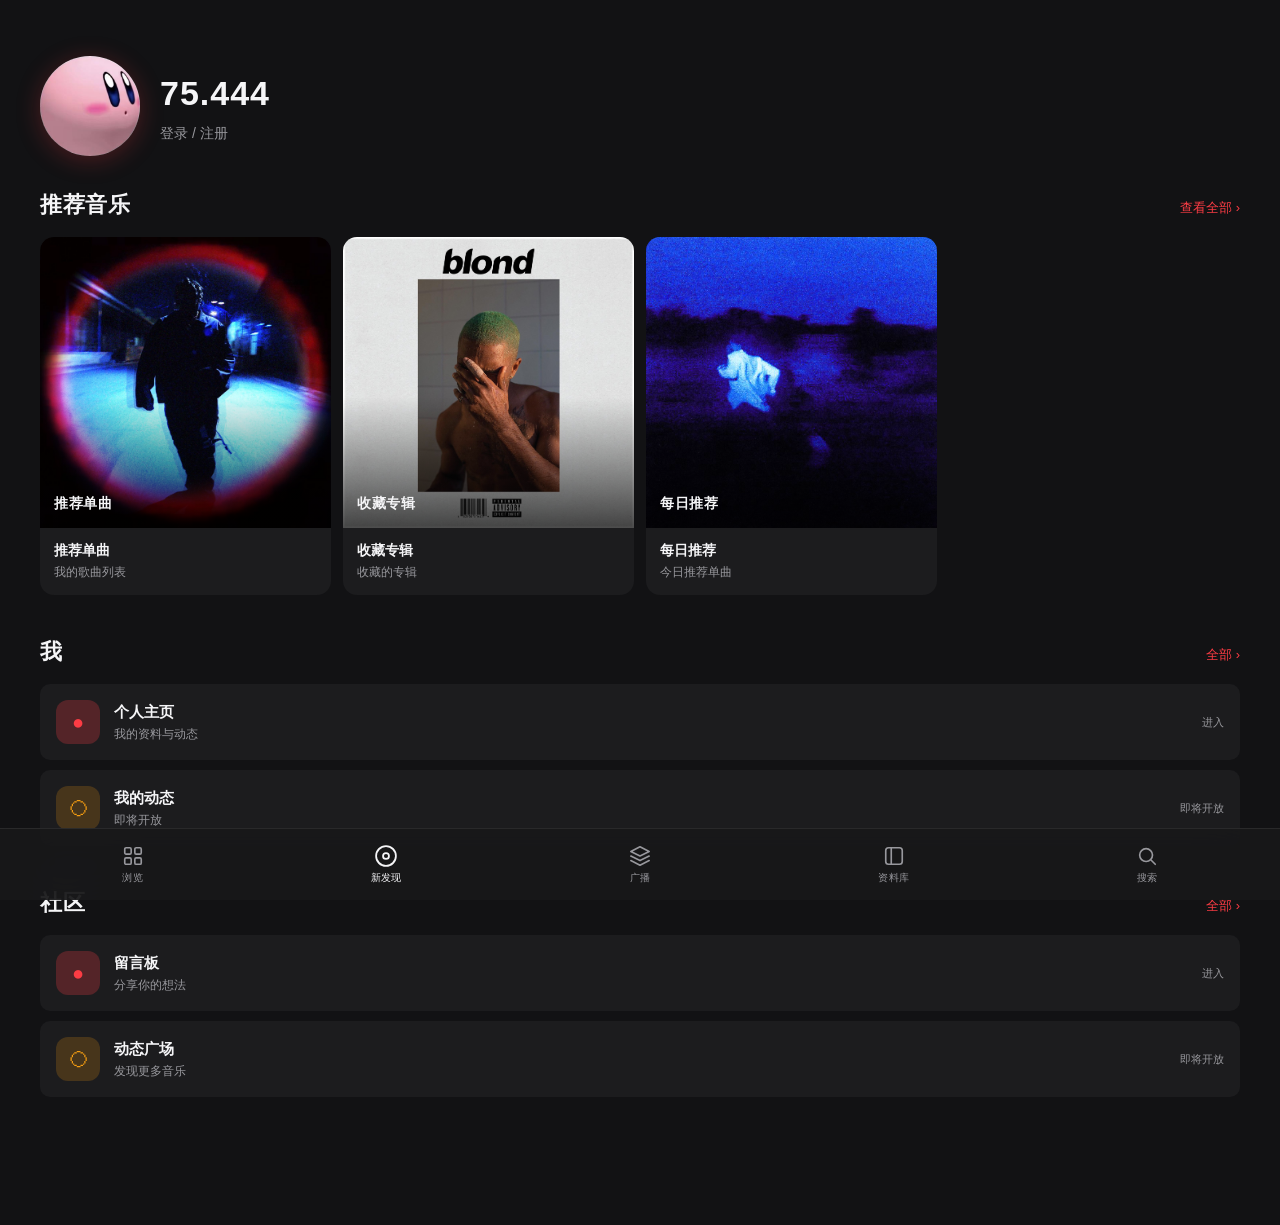
<file: index.html>
<!DOCTYPE html>
<html lang="zh-CN">
<head>
<meta charset="UTF-8">
<meta name="theme-color" content="#121214">
<link rel="manifest" href="manifest.json">
<meta name="viewport" content="width=device-width, initial-scale=1.0">
<title>我的主页 · 75.444</title>
<style>
:root {
  --bg: #121214;
  --bg-card: #1c1c1e;
  --bg-elevated: #242426;
  --text: #f5f5f7;
  --text-secondary: #98989d;
  --accent: #fc3c44;
  --accent-glow: rgba(252,60,68,0.25);
  --nav-height: 72px;
  --radius: 14px;
  --radius-sm: 10px;
}

* { margin:0; padding:0; box-sizing:border-box; }

body {
  background: var(--bg);
  color: var(--text);
  font-family: -apple-system, "PingFang SC", "Microsoft YaHei", sans-serif;
  line-height: 1.5;
  -webkit-font-smoothing: antialiased;
  padding-bottom: calc(var(--nav-height) + 24px);
  overflow-x: hidden;
}

/* Scrollbar */
::-webkit-scrollbar { width:6px; }
::-webkit-scrollbar-track { background:transparent; }
::-webkit-scrollbar-thumb { background:rgba(255,255,255,0.12); border-radius:3px; }
::-webkit-scrollbar-thumb:hover { background:rgba(255,255,255,0.2); }

/* Animations */
@keyframes fadeUp {
  from { opacity:0; transform:translateY(24px); }
  to   { opacity:1; transform:translateY(0); }
}

.anim-in {
  opacity: 0;
  transform: translateY(30px);
  transition: opacity 0.6s ease-out, transform 0.6s ease-out;
}
.anim-in.visible {
  opacity: 1;
  transform: translateY(0);
}

/* Hero / Profile */
.hero {
  padding: 48px 24px 20px;
  display: flex;
  align-items: center;
  gap: 20px;
  animation: fadeUp 0.7s ease-out;
}
.avatar {
  width: 80px; height: 80px;
  border-radius: 50%;
  object-fit: cover;
  flex-shrink: 0;
  box-shadow: 0 4px 24px var(--accent-glow);
}
.hero-text h1 {
  font-size: 28px; font-weight: 700;
  letter-spacing: 1px;
}
.hero-text p {
  font-size: 14px; color: var(--text-secondary);
  margin-top: 4px;
}

/* Section */
.section {
  padding: 8px 24px 28px;
}
.section-header {
  display: flex; align-items:baseline; justify-content:space-between;
  margin-bottom: 16px;
}
.section-header h2 {
  font-size: 22px; font-weight: 700;
  letter-spacing: 0.5px;
}
.section-header span {
  font-size: 13px; color: var(--accent);
  cursor: pointer;
  transition: opacity 0.2s;
}
.section-header span:hover { opacity:0.7; }

/* Music Grid */
.music-grid {
  display: grid;
  grid-template-columns: repeat(2, 1fr);
  gap: 12px;
}
.music-card {
  background: var(--bg-card);
  border-radius: var(--radius);
  overflow: hidden;
  cursor: pointer;
  transition: transform 0.2s, box-shadow 0.2s;
  animation: fadeUp 0.5s ease-out both;
  text-decoration: none;
  color: inherit;
  display: block;
}
.music-card:hover {
  transform: scale(1.03);
  box-shadow: 0 8px 32px rgba(0,0,0,0.5);
}
.music-card:nth-child(1) { animation-delay:0s; }
.music-card:nth-child(2) { animation-delay:0.08s; }
.music-card:nth-child(3) { animation-delay:0.16s; }
.music-card:nth-child(4) { animation-delay:0.24s; }

.music-cover {
  width: 100%;
  aspect-ratio: 1;
  display: flex;
  align-items: flex-end;
  padding: 14px;
  position: relative;
  overflow: hidden;
}
.music-cover::after {
  content: '';
  position: absolute; inset:0;
  background: linear-gradient(transparent 55%, rgba(0,0,0,0.7));
}
.music-cover span {
  position: relative; z-index:1;
  font-size: 14px; font-weight: 600;
  letter-spacing: 0.5px;
}
.music-info {
  padding: 12px 14px 14px;
}
.music-info .title {
  font-size: 14px; font-weight: 600;
  white-space: nowrap; overflow:hidden; text-overflow:ellipsis;
}
.music-info .sub {
  font-size: 12px; color: var(--text-secondary);
  margin-top: 2px;
}

.g1 { background: linear-gradient(135deg, #e74c3c, #c0392b); }
.g2 { background: linear-gradient(135deg, #8e44ad, #6c3483); }
.g3 { background: linear-gradient(135deg, #2980b9, #1a5276); }
.g4 { background: linear-gradient(135deg, #27ae60, #1e8449); }
.g5 { background: linear-gradient(135deg, #f39c12, #d35400); }
.g6 { background: linear-gradient(135deg, #1abc9c, #16a085); }
.g7 { background: linear-gradient(135deg, #e91e63, #ad1457); }
.g8 { background: linear-gradient(135deg, #3f51b5, #283593); }

/* Task Cards */
.task-list {
  display: flex; flex-direction: column; gap: 10px;
}
.task-card {
  background: var(--bg-card);
  border-radius: var(--radius-sm);
  padding: 16px;
  display: flex; align-items:center; gap: 14px;
  transition: transform 0.2s, background 0.2s;
  cursor: pointer;
}
.task-card:hover {
  background: var(--bg-elevated);
  transform: translateX(4px);
}
.task-card:nth-child(1) { animation: fadeUp 0.5s ease-out 0s both; }
.task-card:nth-child(2) { animation: fadeUp 0.5s ease-out 0.1s both; }
.task-card:nth-child(3) { animation: fadeUp 0.5s ease-out 0.2s both; }

.task-icon {
  width: 44px; height: 44px;
  border-radius: 12px;
  display: flex; align-items:center; justify-content:center;
  font-size: 20px;
  flex-shrink: 0;
}
.task-icon.done { background: rgba(39,174,96,0.2); color:#2ecc71; }
.task-icon.soon { background: rgba(243,156,18,0.2); color:#f39c12; }
.task-icon.active { background: var(--accent-glow); color:var(--accent); }

.task-body { flex:1; min-width:0; }
.task-body .task-title { font-size:15px; font-weight:600; }
.task-body .task-desc { font-size:12px; color:var(--text-secondary); margin-top:2px; }
.task-meta { font-size:11px; color:var(--text-secondary); white-space:nowrap; }

/* Plan Cards */
.plan-grid {
  display: grid;
  grid-template-columns: repeat(2, 1fr);
  gap: 12px;
}
.plan-card {
  background: var(--bg-card);
  border-radius: var(--radius);
  padding: 18px 16px;
  transition: transform 0.2s, box-shadow 0.2s;
  cursor: pointer;
  position: relative;
  overflow: hidden;
}
.plan-card:hover {
  transform: translateY(-3px);
  box-shadow: 0 8px 28px rgba(0,0,0,0.4);
}
.plan-card:nth-child(1) { animation: fadeUp 0.5s ease-out 0s both; }
.plan-card:nth-child(2) { animation: fadeUp 0.5s ease-out 0.1s both; }
.plan-card:nth-child(3) { animation: fadeUp 0.5s ease-out 0.2s both; }
.plan-card:nth-child(4) { animation: fadeUp 0.5s ease-out 0.3s both; }

.plan-card .plan-date {
  font-size: 11px; color: var(--accent); font-weight:600;
  text-transform: uppercase; letter-spacing:1px;
}
.plan-card .plan-title {
  font-size: 16px; font-weight: 700; margin-top:6px;
}
.plan-card .plan-desc {
  font-size: 12px; color: var(--text-secondary); margin-top:4px;
  display: -webkit-box; -webkit-line-clamp:2; -webkit-box-orient:vertical;
  overflow: hidden;
}
.plan-card .plan-bar {
  position: absolute; bottom:0; left:0; height:3px;
  border-radius: 0 3px 0 0;
}
.plan-bar.p30 { width:30%; background:var(--accent); }
.plan-bar.p60 { width:60%; background:#f39c12; }
.plan-bar.p80 { width:80%; background:#2ecc71; }
.plan-bar.p10 { width:10%; background:var(--accent); }

/* Bottom Nav */
.bottom-nav {
  position: fixed; bottom:0; left:0; right:0;
  height: var(--nav-height);
  background: rgba(24,24,26,0.88);
  backdrop-filter: blur(30px);
  -webkit-backdrop-filter: blur(30px);
  border-top: 0.5px solid rgba(255,255,255,0.08);
  display: flex;
  align-items: center;
  justify-content: space-around;
  padding: 0 8px;
  z-index: 100;
}
.nav-item {
  display: flex; flex-direction:column; align-items:center; gap:4px;
  padding: 6px 14px;
  cursor: pointer;
  transition: color 0.2s;
  color: var(--text-secondary);
  font-size: 10px;
  letter-spacing: 0.3px;
  background: none; border: none;
  font-family: inherit;
}
.nav-item svg {
  width: 22px; height: 22px;
  transition: transform 0.2s;
}
.nav-item.active { color: var(--text); }
.nav-item.active svg { transform: scale(1.08); }
.nav-item:active svg { transform: scale(0.92); }

/* Responsive */
@media (min-width: 600px) {
  .hero { padding:56px 40px 24px; }
  .section { padding:8px 40px 32px; }
  .music-grid { grid-template-columns: repeat(4,1fr); }
  .plan-grid { grid-template-columns: repeat(4,1fr); }
  .avatar { width:100px; height:100px; }
  .hero-text h1 { font-size:34px; }
}

.install-btn {
  position: fixed; bottom: 90px; right: 20px; z-index: 999;
  padding: 12px 20px; border-radius: 24px;
  background: var(--accent); color: #fff;
  font-size: 14px; font-weight: 600; font-family: inherit;
  border: none; cursor: pointer;
  box-shadow: 0 4px 16px rgba(252,60,68,0.4);
  display: none; align-items: center; gap: 6px;
  animation: fadeUp 0.4s ease;
}
.install-btn.show { display: flex; }


.avatar { cursor: pointer; }
.hero-text h1 { cursor: pointer; }
.hero-text h1:hover { opacity: 0.7; }

</style>
<meta name="application-name" content="75.444">
<meta name="apple-mobile-web-app-title" content="75.444">
</head>
<body>

<!-- Hero / 我 -->
<section class="hero" id="me">
  <img class="avatar" src="avatar.jpg" alt="avatar">
  <div class="hero-text">
    <h1 id="heroName" contenteditable="false" >75.444</h1>
    <p id="loginStatus" onclick="location.href='login.html'" style="cursor:pointer;font-size:14px;color:var(--text-secondary);margin-top:4px;">未登录</p>
  </div>
</section>

<!-- 推荐音乐 -->
<section class="section anim-in" id="music">
  <div class="section-header">
    <h2>推荐音乐</h2>
    <span>查看全部 &rsaquo;</span>
  </div>
  <div class="music-grid">
    <a class="music-card" href="music-singles.html">
      <div class="music-cover" style="background: url(singles-cover.jpg) center/cover;"><span>推荐单曲</span></div>
      <div class="music-info">
        <div class="title">推荐单曲</div>
        <div class="sub">我的歌曲列表</div>
      </div>
    </a>
    <a class="music-card" href="music-playlists.html">
      <div class="music-cover" style="background: url(playlists-cover.jpg) center/cover;"><span>收藏专辑</span></div>
      <div class="music-info">
        <div class="title">收藏专辑</div>
        <div class="sub">收藏的专辑</div>
      </div>
    </a>
    <a class="music-card" href="music-daily.html">
      <div class="music-cover" style="background: url(daily-cover.jpg) center/cover;"><span>每日推荐</span></div>
      <div class="music-info">
        <div class="title">每日推荐</div>
        <div class="sub">今日推荐单曲</div>
      </div>
    </a>
    

</div>
</section>

<!-- 我 -->
<section class="section anim-in" id="me-section">
  <div class="section-header">
    <h2>我</h2>
    <span>全部 &rsaquo;</span>
  </div>
  <div class="task-list">
    <div class="task-card" onclick="gotoPage('music-home.html')">
      <div class="task-icon active">&#9679;</div>
      <div class="task-body">
        <div class="task-title">个人主页</div>
        <div class="task-desc">我的资料与动态</div>
      </div>
      <div class="task-meta">进入</div>
    </div>
    <div class="task-card" onclick="gotoPage('login.html')">
      <div class="task-icon soon">&#9711;</div>
      <div class="task-body">
        <div class="task-title">我的动态</div>
        <div class="task-desc">即将开放</div>
      </div>
      <div class="task-meta">即将开放</div>
    </div>
  </div>
</section>

<!-- 社区 -->
  </div>

</section>






<!-- 社区 -->
<section class="section anim-in" id="community">
  <div class="section-header">
    <h2>社区</h2>
    <span>全部 &rsaquo;</span>
  </div>
  <div class="task-list">
    <div class="task-card" onclick="gotoPage('login.html')">
      <div class="task-icon active">&#9679;</div>
      <div class="task-body">
        <div class="task-title">留言板</div>
        <div class="task-desc">分享你的想法</div>
      </div>
      <div class="task-meta">进入</div>
    </div>
    <div class="task-card" onclick="gotoPage('login.html')">
      <div class="task-icon soon">&#9711;</div>
      <div class="task-body">
        <div class="task-title">动态广场</div>
        <div class="task-desc">发现更多音乐</div>
      </div>
      <div class="task-meta">即将开放</div>
    </div>
  </div>
</section>

<!-- Bottom Navigation -->
<nav class="bottom-nav">
  <button class="nav-item active" onclick="scrollToSection('me')">
    <svg viewBox="0 0 24 24" fill="none" stroke="currentColor" stroke-width="1.8" stroke-linecap="round" stroke-linejoin="round"><rect x="3" y="3" width="7" height="7" rx="1.5"/><rect x="14" y="3" width="7" height="7" rx="1.5"/><rect x="3" y="14" width="7" height="7" rx="1.5"/><rect x="14" y="14" width="7" height="7" rx="1.5"/></svg>
    <span>浏览</span>
  </button>
  <button class="nav-item" onclick="scrollToSection('music')">
    <svg viewBox="0 0 24 24" fill="none" stroke="currentColor" stroke-width="1.8" stroke-linecap="round" stroke-linejoin="round"><circle cx="12" cy="12" r="10"/><circle cx="12" cy="12" r="3"/></svg>
    <span>新发现</span>
  </button>
  <button class="nav-item" onclick="scrollToSection('tasks')">
    <svg viewBox="0 0 24 24" fill="none" stroke="currentColor" stroke-width="1.8" stroke-linecap="round" stroke-linejoin="round"><path d="M12 2L2 7l10 5 10-5-10-5z"/><path d="M2 17l10 5 10-5"/><path d="M2 12l10 5 10-5"/></svg>
    <span>广播</span>
  </button>
  <button class="nav-item" onclick="scrollToSection('plans')">
    <svg viewBox="0 0 24 24" fill="none" stroke="currentColor" stroke-width="1.8" stroke-linecap="round" stroke-linejoin="round"><rect x="3" y="3" width="18" height="18" rx="3"/><line x1="9" y1="3" x2="9" y2="21"/></svg>
    <span>资料库</span>
  </button>
  <button class="nav-item" onclick="scrollToSection('music')">
    <svg viewBox="0 0 24 24" fill="none" stroke="currentColor" stroke-width="1.8" stroke-linecap="round" stroke-linejoin="round"><circle cx="11" cy="11" r="7"/><line x1="21" y1="21" x2="16.65" y2="16.65"/></svg>
    <span>搜索</span>
  </button>
</nav>

<script>
// Scroll animations
const observer = new IntersectionObserver((entries) => {
  entries.forEach(e => { if (e.isIntersecting) e.target.classList.add('visible'); });
}, { threshold: 0.15 });
document.querySelectorAll('.anim-in').forEach(el => observer.observe(el));

// Smooth scroll
function scrollToSection(id) {
  document.getElementById(id).scrollIntoView({ behavior:'smooth' });
  document.querySelectorAll('.nav-item').forEach(b => b.classList.remove('active'));
  if (event && event.target) {
    var btn = event.target.closest('.nav-item');
    if (btn) btn.classList.add('active');
  }
}

// Nav highlight on scroll
var sections = ['me','music','tasks','plans'];
var navItems = document.querySelectorAll('.nav-item');
var navMap = { me:0, music:1, tasks:2, plans:3 };

window.addEventListener('scroll', function() {
  var current = 'me';
  sections.forEach(function(id) {
    var el = document.getElementById(id);
    if (el && el.getBoundingClientRect().top < window.innerHeight/2) current = id;
  });
  navItems.forEach(function(item, i) {
    if (i === navMap[current]) item.classList.add('active');
    else item.classList.remove('active');
  });
});
// 网易云音乐外链跳转：手机端尝试启动APP，失败则用网页版
function openMusic(el) {
  var ua = navigator.userAgent.toLowerCase();
  var isMobile = /android|iphone|ipad|ipod/.test(ua);
  if (isMobile) {
    var songId = el.getAttribute('data-song-id');
    // 尝试用 orpheus:// 协议打开网易云APP
    var iframe = document.createElement('iframe');
    iframe.style.display = 'none';
    iframe.src = 'orpheus://song/' + songId;
    document.body.appendChild(iframe);
    // 800ms后如果APP未打开，跳转网页版
    setTimeout(function() {
      document.body.removeChild(iframe);
      window.location.href = el.href;
    }, 800);
    return false;
  }
  // 桌面端直接打开网页版
  window.open(el.href, '_blank');
  return false;
}
</script>

<script>
if ('serviceWorker' in navigator) {
  navigator.serviceWorker.register('/jhx/sw.js');
}
</script>

<button class="install-btn" id="installBtn" onclick="installApp()">
  <svg width="16" height="16" viewBox="0 0 24 24" fill="none" stroke="currentColor" stroke-width="2.5"><path d="M12 3v12m0 0l-4-4m4 4l4-4"/><path d="M5 17v3h14v-3"/></svg>
  安装App
</button>


<script>
var deferredPrompt;
var installBtn = document.getElementById('installBtn');

// Always show button after 2 seconds
setTimeout(function() { installBtn.classList.add('show'); }, 2000);

window.addEventListener('beforeinstallprompt', function(e) {
  e.preventDefault();
  deferredPrompt = e;
  installBtn.classList.add('show');
});

window.addEventListener('appinstalled', function() {
  installBtn.classList.remove('show');
  deferredPrompt = null;
});

function installApp() {
  if (deferredPrompt) {
    deferredPrompt.prompt();
    deferredPrompt.userChoice.then(function(r) {
      if (r.outcome === 'accepted') installBtn.classList.remove('show');
      deferredPrompt = null;
    });
  } else {
    alert('请用Chrome或Edge浏览器打开，然后：\n\n安卓：点浏览器菜单 → 安装应用\niPhone：点分享 → 添加到主屏幕\n电脑：地址栏右侧点安装图标');
  }
}
</script>







<script>function gotoPage(url){location.href=url;}</script>

<script src="vendor/supabase-2.57.4.js"></script><script src="cloud-config.js"></script><script src="cloud.js"></script><script src="cloud-profile.js"></script>
</body>
</html>
</file>
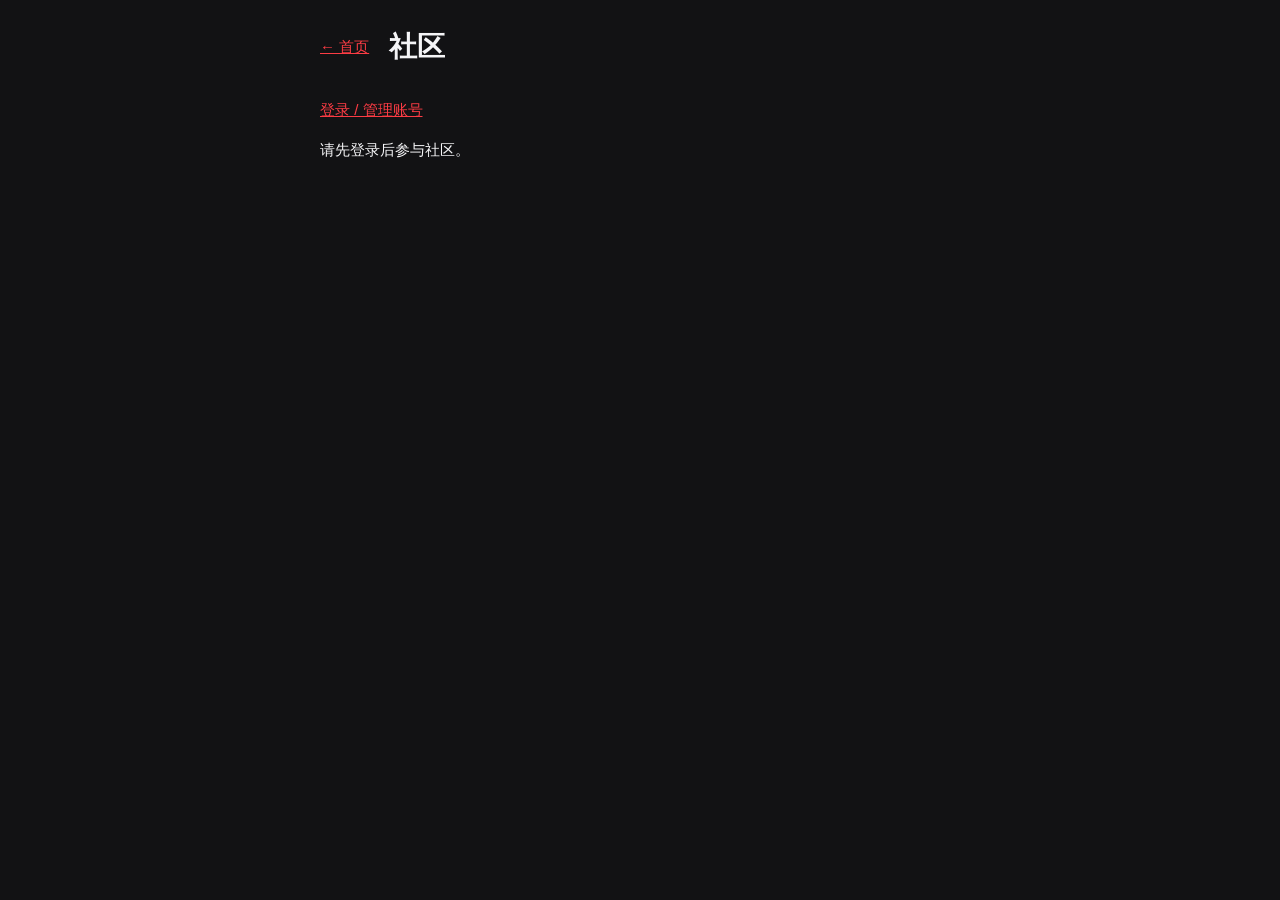
<file: community.html>
<!doctype html>
<html lang="zh-CN"><head><meta charset="utf-8"><meta name="viewport" content="width=device-width,initial-scale=1"><meta name="theme-color" content="#121214"><title>社区 · 75.444</title><link rel="manifest" href="manifest.json"><link rel="stylesheet" href="cloud.css"><meta name="application-name" content="75.444">
<meta name="apple-mobile-web-app-title" content="75.444">
</head><body><main><header><a href="index.html">← 首页</a><h1 id="pageTitle">社区</h1></header>
<a href="login.html">登录 / 管理账号</a><p id="status" role="status" aria-live="polite">正在连接社区…</p>
<section id="loggedIn" hidden>
 <nav aria-label="社区分类"><button data-kind="square" aria-pressed="true">动态广场</button><button data-kind="msgboard" aria-pressed="false">留言板</button></nav>
 <form id="publish" class="post-box"><label>分享内容<textarea id="body" maxlength="2000" placeholder="分享音乐与生活…"></textarea></label><label>图片（最多 2MB）<input id="image" type="file" accept="image/jpeg,image/png,image/webp"></label><button id="send" class="primary" type="submit">发布</button></form>
 <button id="refresh">刷新内容</button><div id="feed"></div><button id="more" hidden>加载更多</button>
</section>
</main><script src="vendor/supabase-2.57.4.js"></script><script src="cloud-config.js"></script><script src="cloud.js"></script><script src="community-cloud.js"></script></body></html>
</file>
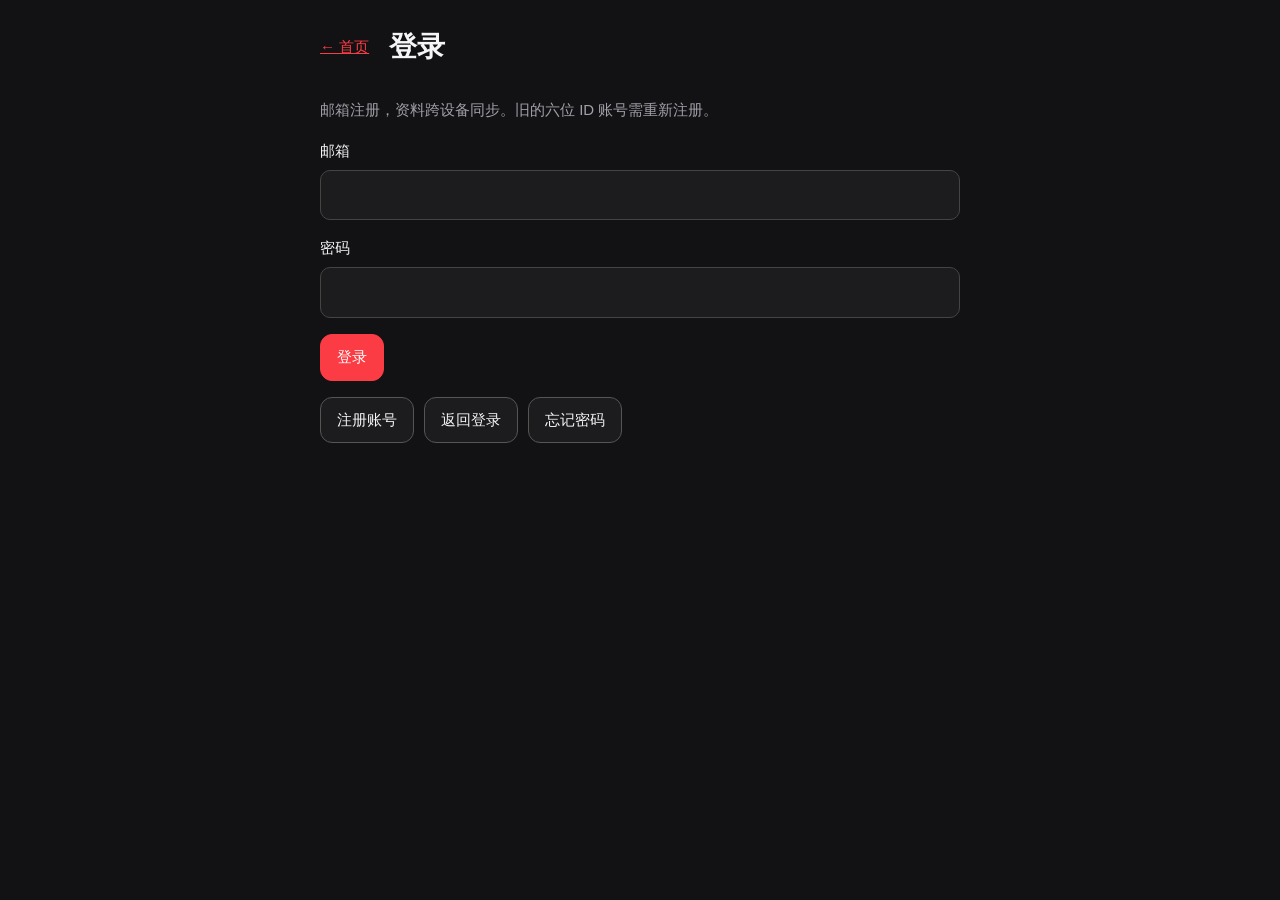
<file: login.html>
<!doctype html>
<html lang="zh-CN"><head><meta charset="utf-8"><meta name="viewport" content="width=device-width,initial-scale=1"><meta name="theme-color" content="#121214"><title>登录 · 75.444</title><link rel="manifest" href="manifest.json"><link rel="stylesheet" href="cloud.css"><meta name="application-name" content="75.444">
<meta name="apple-mobile-web-app-title" content="75.444">
</head><body><main><header><a href="index.html">← 首页</a><h1 id="pageTitle">登录</h1></header>
<p class="hint">邮箱注册，资料跨设备同步。旧的六位 ID 账号需重新注册。</p>
<form id="authForm">
 <label id="nicknameGroup" hidden>昵称<input id="nickname" maxlength="30" autocomplete="nickname"></label>
 <label id="emailGroup">邮箱<input id="email" type="email" autocomplete="email" required></label>
 <label id="passwordGroup">密码<input id="password" type="password" minlength="8" maxlength="128" autocomplete="current-password" required></label>
 <button class="primary" id="submitBtn" type="submit">登录</button>
 <nav><button type="button" data-mode="register">注册账号</button><button type="button" data-mode="login">返回登录</button><button type="button" data-mode="reset">忘记密码</button></nav>
</form>
<section id="account" hidden>
 <h2 id="userInfo"></h2><img id="avatarPreview" alt="头像">
 <label>头像（JPG / PNG / WebP，最多 2MB）<input type="file" id="avatarFile" accept="image/jpeg,image/png,image/webp"></label>
 <label>昵称<input id="nicknameEdit" maxlength="30"></label>
 <label>简介<textarea id="bio" maxlength="200"></textarea></label>
 <nav><button id="saveProfile" class="primary">保存资料</button><a href="community.html">进入社区</a><button id="logout">退出此设备</button></nav>
</section><p id="msg" role="status" aria-live="polite"></p>
</main><script src="vendor/supabase-2.57.4.js"></script><script src="cloud-config.js"></script><script src="cloud.js"></script><script src="account.js"></script></body></html>
</file>
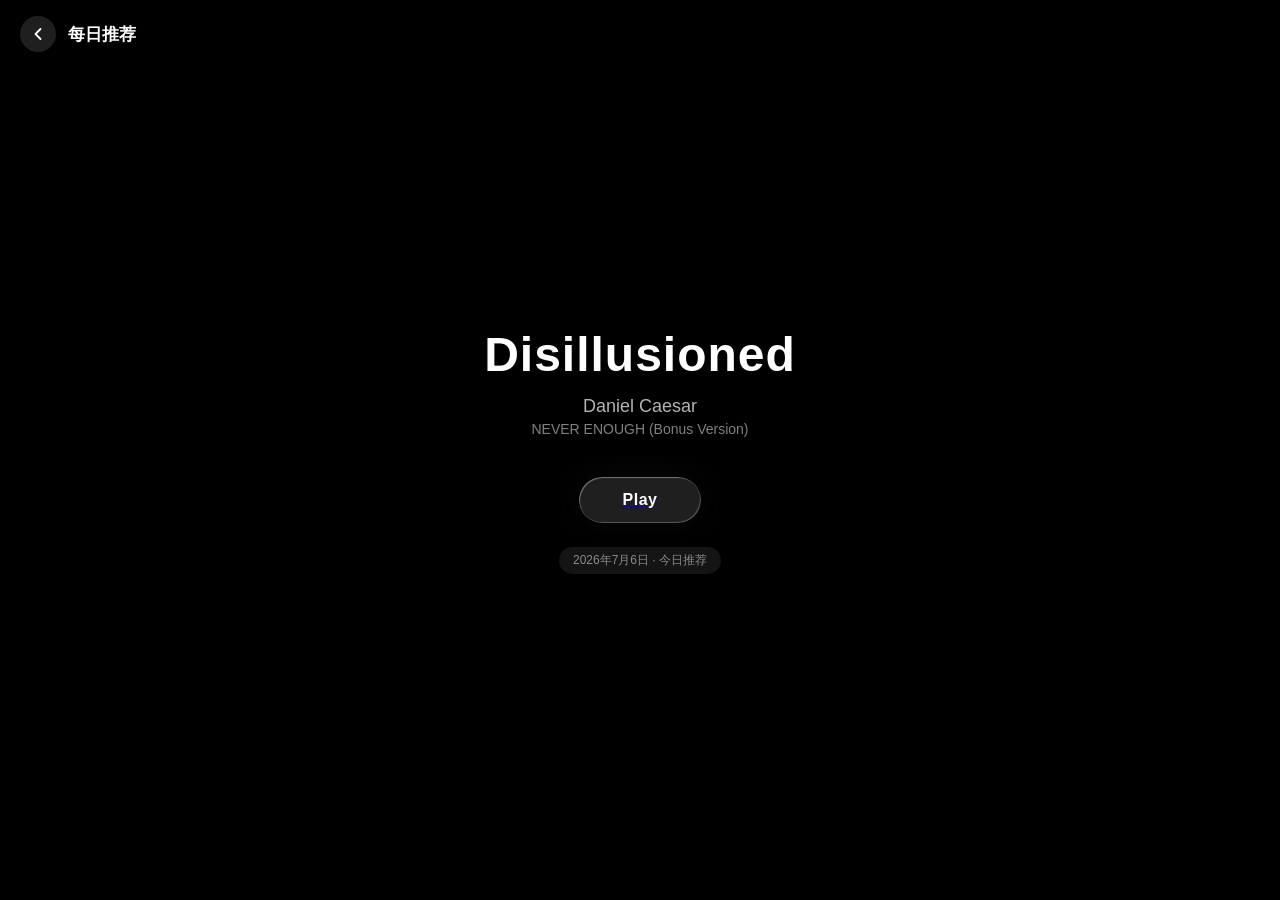
<file: music-daily.html>
<!DOCTYPE html>
<html lang="zh-CN">
<head>
<meta charset="UTF-8">
<meta name="theme-color" content="#121214">
<link rel="manifest" href="manifest.json">
<meta name="viewport" content="width=device-width, initial-scale=1.0, viewport-fit=cover">
<title>每日推荐 · 75.444</title>
<style>
:root {
  --text: #fff;
  --text-secondary: rgba(255,255,255,0.7);
  --accent: #fc3c44;
}

* { margin:0; padding:0; box-sizing:border-box; }

body {
  background: #000;
  color: var(--text);
  font-family: -apple-system, "PingFang SC", "Microsoft YaHei", sans-serif;
  -webkit-font-smoothing: antialiased;
  height: 100vh;
  overflow: hidden;
}

/* Full screen video background */
.bg-video {
  position: fixed;
  inset: 0;
  z-index: 0;
  object-fit: cover;
  width: 100%;
  height: 100%;
}

.bg-overlay {
  position: fixed;
  inset: 0;
  z-index: 1;
  background: rgba(0,0,0,0.45);
}

/* Back button */
.back-bar {
  position: fixed;
  top: 0;
  left: 0;
  right: 0;
  z-index: 10;
  padding: 16px 20px;
  display: flex;
  align-items: center;
  gap: 12px;
}

.back-btn {
  width: 36px; height: 36px;
  border-radius: 50%;
  background: rgba(255,255,255,0.12);
  backdrop-filter: blur(10px);
  -webkit-backdrop-filter: blur(10px);
  border: none;
  display: flex;
  align-items: center;
  justify-content: center;
  cursor: pointer;
  color: var(--text);
}

.back-btn svg { width: 20px; height: 20px; }

.back-title {
  font-size: 17px;
  font-weight: 600;
  text-shadow: 0 1px 4px rgba(0,0,0,0.5);
}

/* Main content - centered */
.main-content {
  position: fixed;
  inset: 0;
  z-index: 5;
  display: flex;
  flex-direction: column;
  align-items: center;
  justify-content: center;
  text-align: center;
  padding: 60px 24px;
}

.song-name {
  font-size: 38px;
  font-weight: 800;
  letter-spacing: 1px;
  line-height: 1.2;
  text-shadow: 0 2px 12px rgba(0,0,0,0.6);
  margin-bottom: 12px;
}

.artist {
  font-size: 16px;
  color: var(--text-secondary);
  font-weight: 500;
  text-shadow: 0 1px 6px rgba(0,0,0,0.5);
  margin-bottom: 4px;
}

.album {
  font-size: 13px;
  color: rgba(255,255,255,0.5);
  text-shadow: 0 1px 4px rgba(0,0,0,0.5);
}

/* Liquid Glass Play button */
.lg-wrapper {
  position: relative;
  display: inline-flex;
  margin-top: 40px;
  overflow: hidden;
  border-radius: 28px;
  cursor: pointer;
  box-shadow: 0 6px 12px rgba(0,0,0,0.35), 0 0 30px rgba(255,255,255,0.05);
  transition: all 0.4s cubic-bezier(0.175, 0.885, 0.32, 2.2);
}
.lg-wrapper:hover {
  transform: scale(1.05);
  box-shadow: 0 8px 20px rgba(0,0,0,0.4), 0 0 40px rgba(255,255,255,0.1);
}
.lg-wrapper:active { transform: scale(0.97); }
.lg-effect {
  position: absolute; inset: 0; z-index: 0;
  backdrop-filter: blur(4px);
  -webkit-backdrop-filter: blur(4px);
  filter: url(#glass-distortion);
}
.lg-tint {
  position: absolute; inset: 0; z-index: 1;
  background: rgba(255,255,255,0.12);
}
.lg-shine {
  position: absolute; inset: 0; z-index: 2;
  box-shadow: inset 1px 1px 1px rgba(255,255,255,0.4), inset -1px -1px 1px rgba(255,255,255,0.25);
  border-radius: inherit;
}
.lg-text {
  position: relative; z-index: 3;
  padding: 14px 44px;
  font-size: 16px; font-weight: 600;
  color: #fff; letter-spacing: 0.5px;
  text-decoration: none;
}

/* Date badge */
.date-badge {
  margin-top: 24px;
  padding: 5px 14px;
  border-radius: 16px;
  background: rgba(255,255,255,0.08);
  backdrop-filter: blur(10px);
  -webkit-backdrop-filter: blur(10px);
  font-size: 12px;
  color: rgba(255,255,255,0.5);
}

@media (min-width: 600px) {
  .song-name { font-size: 48px; }
  .artist { font-size: 18px; }
  .album { font-size: 14px; }
}
</style>
<meta name="application-name" content="75.444">
<meta name="apple-mobile-web-app-title" content="75.444">
</head>
<body>

<!-- Full screen background video -->
<video class="bg-video" autoplay muted loop playsinline>
  <source src="daily-bg.mp4" type="video/mp4">
</video>
<div class="bg-overlay"></div>

<!-- Back button -->
<div class="back-bar">
  <button class="back-btn" onclick="location.href='index.html'">
    <svg viewBox="0 0 24 24" fill="none" stroke="currentColor" stroke-width="2.2" stroke-linecap="round" stroke-linejoin="round"><polyline points="15 18 9 12 15 6"/></svg>
  </button>
  <span class="back-title">每日推荐</span>
</div>

<!-- Centered content -->
<div class="main-content">
  <div class="song-name">Disillusioned</div>
  <div class="artist">Daniel Caesar</div>
  <div class="album">NEVER ENOUGH (Bonus Version)</div>
  <a class="lg-wrapper" href="https://music.163.com/#/song?id=2037842125" target="_blank">
    <div class="lg-effect"></div>
    <div class="lg-tint"></div>
    <div class="lg-shine"></div>
    <div class="lg-text">Play</div>
  </a>
  <div class="date-badge">2026年7月6日 · 今日推荐</div>
</div>

<svg style="display:none">
  <filter id="glass-distortion" x="0%" y="0%" width="100%" height="100%" filterUnits="objectBoundingBox">
    <feTurbulence type="fractalNoise" baseFrequency="0.01 0.01" numOctaves="1" seed="5" result="turbulence"/>
    <feComponentTransfer in="turbulence" result="mapped">
      <feFuncR type="gamma" amplitude="1" exponent="10" offset="0.5"/>
      <feFuncG type="gamma" amplitude="0" exponent="1" offset="0"/>
      <feFuncB type="gamma" amplitude="0" exponent="1" offset="0.5"/>
    </feComponentTransfer>
    <feGaussianBlur in="turbulence" stdDeviation="3" result="softMap"/>
    <feSpecularLighting in="softMap" surfaceScale="5" specularConstant="1" specularExponent="100" lighting-color="white" result="specLight">
      <fePointLight x="-200" y="-200" z="300"/>
    </feSpecularLighting>
    <feComposite in="specLight" operator="arithmetic" k1="0" k2="1" k3="1" k4="0" result="litImage"/>
    <feDisplacementMap in="SourceGraphic" in2="softMap" scale="80" xChannelSelector="R" yChannelSelector="G"/>
  </filter>
</svg>

</body>
</html>
</file>
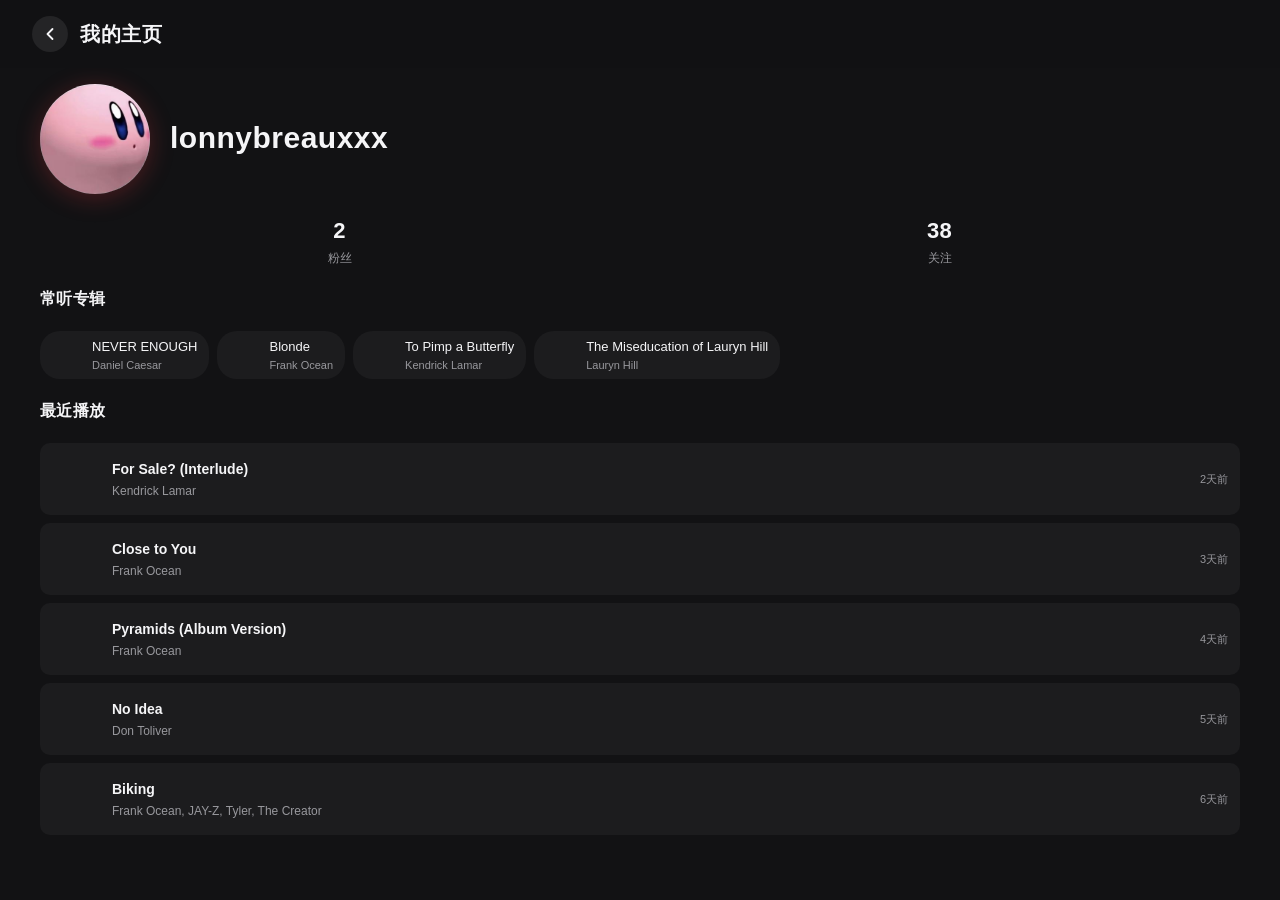
<file: music-home.html>
<!DOCTYPE html>
<html lang="zh-CN">
<head>
<meta charset="UTF-8">
<meta name="theme-color" content="#121214">
<link rel="manifest" href="manifest.json">
<meta name="viewport" content="width=device-width, initial-scale=1.0, viewport-fit=cover">
<title>我的音乐主页 · 75.444</title>
<style>
:root {
  --bg: #121214;
  --bg-card: #1c1c1e;
  --bg-elevated: #242426;
  --text: #f5f5f7;
  --text-secondary: #98989d;
  --accent: #fc3c44;
  --accent-glow: rgba(252,60,68,0.25);
  --radius: 14px;
  --radius-sm: 10px;
}

* { margin:0; padding:0; box-sizing:border-box; }

body {
  background: var(--bg);
  color: var(--text);
  font-family: -apple-system, "PingFang SC", "Microsoft YaHei", sans-serif;
  line-height: 1.5;
  -webkit-font-smoothing: antialiased;
  padding-bottom: 32px;
  overflow-x: hidden;
}

::-webkit-scrollbar { width:6px; }
::-webkit-scrollbar-track { background:transparent; }
::-webkit-scrollbar-thumb { background:rgba(255,255,255,0.12); border-radius:3px; }

/* Back Button */
.back-bar {
  padding: 16px 20px;
  display: flex;
  align-items: center;
  gap: 12px;
  position: sticky;
  top: 0;
  background: rgba(18,18,20,0.88);
  backdrop-filter: blur(20px);
  -webkit-backdrop-filter: blur(20px);
  z-index: 100;
}
.back-btn {
  width: 36px; height: 36px;
  border-radius: 50%;
  background: var(--bg-elevated);
  border: none;
  display: flex;
  align-items: center;
  justify-content: center;
  cursor: pointer;
  color: var(--text);
  transition: background 0.2s;
}
.back-btn:hover { background: rgba(255,255,255,0.15); }
.back-btn svg { width: 20px; height: 20px; }
.back-title {
  font-size: 20px; font-weight: 700;
  letter-spacing: 0.5px;
}

/* Profile Header */
.profile-header {
  padding: 16px 24px 0;
  display: flex;
  align-items: center;
  gap: 20px;
}
.profile-avatar {
  width: 88px; height: 88px;
  border-radius: 50%;
  display: flex;
  align-items: center;
  justify-content: center;
  flex-shrink: 0;
  box-shadow: 0 4px 24px var(--accent-glow);
}
.profile-avatar.g1 { background: linear-gradient(135deg, #e74c3c, #c0392b); }
.profile-avatar.g2 { background: linear-gradient(135deg, #8e44ad, #6c3483); }
.profile-avatar.g3 { background: linear-gradient(135deg, #2980b9, #1a5276); }
.profile-avatar.g4 { background: linear-gradient(135deg, #27ae60, #1e8449); }
.profile-avatar.g5 { background: linear-gradient(135deg, #f39c12, #d35400); }
.profile-avatar.g6 { background: linear-gradient(135deg, #1abc9c, #16a085); }
.profile-avatar.g7 { background: linear-gradient(135deg, #e91e63, #ad1457); }
.profile-avatar.g8 { background: linear-gradient(135deg, #3f51b5, #283593); }

.profile-avatar span {
  font-size: 36px;
  font-weight: 800;
  opacity: 0.5;
  color: #fff;
}
.profile-info h2 {
  font-size: 24px; font-weight: 800;
  letter-spacing: 0.5px;
}
.profile-info .profile-bio {
  font-size: 13px; color: var(--text-secondary);
  margin-top: 4px;
}

/* Stats */
.stats-row {
  padding: 20px 24px;
  display: flex;
  justify-content: space-around;
  text-align: center;
}
.stat-item .stat-num {
  font-size: 22px; font-weight: 800;
  letter-spacing: 0.5px;
}
.stat-item .stat-label {
  font-size: 12px; color: var(--text-secondary);
  margin-top: 2px;
}

/* Section */
.music-section {
  padding: 0 20px 8px;
}
.music-section h3 {
  font-size: 16px; font-weight: 700;
  margin-bottom: 12px;
  letter-spacing: 0.3px;
}

/* Genre Tags */
.genre-tags {
  display: flex;
  flex-wrap: wrap;
  gap: 8px;
  padding: 0 20px 20px;
}
.genre-tag {
  padding: 8px 16px;
  background: var(--bg-card);
  border-radius: 20px;
  font-size: 13px;
  color: var(--text-secondary);
  transition: background 0.2s;
  cursor: default;
}
.genre-tag:hover { background: var(--bg-elevated); }

/* Recent Songs */
.recent-list {
  padding: 0 20px 20px;
  display: flex;
  flex-direction: column;
  gap: 8px;
}
.recent-item {
  display: flex;
  align-items: center;
  gap: 12px;
  background: var(--bg-card);
  border-radius: var(--radius-sm);
  padding: 12px;
  transition: background 0.2s;
  cursor: pointer;
}
.recent-item:hover { background: var(--bg-elevated); }
.recent-cover {
  width: 48px; height: 48px;
  border-radius: 8px;
  display: flex;
  align-items: center;
  justify-content: center;
  flex-shrink: 0;
  font-size: 20px;
  font-weight: 700;
  color: rgba(255,255,255,0.5);
}
.recent-cover.g1 { background: linear-gradient(135deg, #e74c3c, #c0392b); }
.recent-cover.g2 { background: linear-gradient(135deg, #8e44ad, #6c3483); }
.recent-cover.g3 { background: linear-gradient(135deg, #2980b9, #1a5276); }
.recent-cover.g4 { background: linear-gradient(135deg, #27ae60, #1e8449); }
.recent-cover.g5 { background: linear-gradient(135deg, #f39c12, #d35400); }
.recent-cover.g6 { background: linear-gradient(135deg, #1abc9c, #16a085); }
.recent-cover.g7 { background: linear-gradient(135deg, #e91e63, #ad1457); }
.recent-cover.g8 { background: linear-gradient(135deg, #3f51b5, #283593); }

.recent-body { flex:1; min-width:0; }
.recent-body .recent-name {
  font-size: 14px; font-weight: 600;
  white-space: nowrap; overflow: hidden; text-overflow: ellipsis;
}
.recent-body .recent-artist {
  font-size: 12px; color: var(--text-secondary);
  margin-top: 2px;
}
.recent-time {
  font-size: 11px; color: var(--text-secondary);
  white-space: nowrap;
}

/* Responsive */
@media (min-width: 600px) {
  .profile-header { padding: 16px 40px 0; }
  .profile-avatar { width: 110px; height: 110px; }
  .profile-info h2 { font-size: 30px; }
  .stats-row { padding: 20px 40px; }
  .music-section { padding: 0 40px 8px; }
  .genre-tags { padding: 0 40px 20px; }
  .recent-list { padding: 0 40px 20px; }
  .back-bar { padding: 16px 32px; }
}

/* Modal Overlay */
.modal-overlay {
  position: fixed; inset: 0; z-index: 200;
  background: rgba(0,0,0,0.6);
  backdrop-filter: blur(8px);
  -webkit-backdrop-filter: blur(8px);
  display: flex; align-items: flex-end; justify-content: center;
  opacity: 0; pointer-events: none;
  transition: opacity 0.3s;
}
.modal-overlay.active { opacity: 1; pointer-events: auto; }
.modal-sheet {
  background: var(--bg-card);
  border-radius: 20px 20px 0 0;
  width: 100%; max-width: 500px;
  max-height: 70vh;
  overflow-y: auto;
  padding: 12px 0 32px;
  transform: translateY(100%);
  transition: transform 0.35s cubic-bezier(0.32, 0.72, 0, 1);
}
.modal-overlay.active .modal-sheet { transform: translateY(0); }
.modal-handle {
  width: 36px; height: 5px;
  background: rgba(255,255,255,0.3);
  border-radius: 3px;
  margin: 0 auto 16px;
}
.modal-title {
  font-size: 17px; font-weight: 700;
  text-align: center;
  margin-bottom: 16px;
}
.fan-item {
  display: flex; align-items: center; gap: 12px;
  padding: 12px 24px;
  cursor: pointer;
  transition: background 0.2s;
}
.fan-item:hover { background: var(--bg-elevated); }
.fan-avatar {
  width: 44px; height: 44px;
  border-radius: 50%;
  flex-shrink: 0;
  background: center/cover;
}
.fan-info { flex: 1; min-width: 0; }
.fan-name {
  font-size: 15px; font-weight: 600;
}
.fan-sub {
  font-size: 12px; color: var(--text-secondary);
  margin-top: 2px;
}
.fan-badge {
  font-size: 11px; color: var(--accent);
  padding: 4px 10px;
  border: 1px solid rgba(252,60,68,0.3);
  border-radius: 12px;
  flex-shrink: 0;
}


.toast {
  position: fixed; z-index: 300;
  color: rgba(255,255,255,0.7);
  font-size: 15px;
  font-weight: 500;
  pointer-events: none;
  animation: toastFade 1.8s ease-out forwards;
}
@keyframes toastFade {
  0%   { opacity: 1; transform: translateY(0); }
  100% { opacity: 0; transform: translateY(-60px); }
}


.profile-avatar { cursor: pointer; position: relative; }
.profile-avatar::after {
  content: '编辑'; position: absolute; bottom: 0; left: 0; right: 0;
  background: rgba(0,0,0,0.6); color: #fff; font-size: 11px;
  text-align: center; padding: 3px 0; opacity: 0;
  transition: opacity 0.2s; border-radius: 0 0 50% 50%;
}
.profile-avatar:hover::after { opacity: 1; }
.profile-info h2 { cursor: pointer; }
.profile-info h2:hover { opacity: 0.7; }
input#avatarUpload { display: none; }

</style>
<meta name="application-name" content="75.444">
<meta name="apple-mobile-web-app-title" content="75.444">
</head>
<body>

<!-- Back Bar -->
<div class="back-bar">
  <button class="back-btn" onclick="location.href='index.html'">
    <svg viewBox="0 0 24 24" fill="none" stroke="currentColor" stroke-width="2.2" stroke-linecap="round" stroke-linejoin="round"><polyline points="15 18 9 12 15 6"/></svg>
  </button>
  <span class="back-title">我的主页</span>
</div>

<!-- PLACEHOLDER: 搜索 REPLACE_PROFILE_ 批量替换个人信息 -->

<!-- Profile Header -->
<div class="profile-header">
  <div class="profile-avatar" id="profileAvatar" style="background: url(avatar.jpg) center/cover;" onclick="location.href='login.html'"></div>
  <div class="profile-info">
    <h2 id="profileName" onclick="location.href='login.html'">lonnybreauxxx</h2>
    <div class="profile-bio" id="profileIdDisplay"></div>
  </div>
</div>

<!-- Stats -->
<div class="stats-row">
  <div class="stat-item" onclick="openModal('fans')" style="cursor:pointer;">
    <div class="stat-num">2</div>
    <div class="stat-label">粉丝</div>
  </div>
  <div class="stat-item" onclick="showToast(event, '无法查看')" style="cursor:pointer;">
    <div class="stat-num">38</div>
    <div class="stat-label">关注</div>
  </div>
</div>

<!-- Favorite Albums -->
<div class="music-section">
  <h3>常听专辑</h3>
</div>
<div class="genre-tags">
  <span class="genre-tag" style="display:flex;align-items:center;gap:8px;padding:6px 12px;">
    <span style="display:inline-block;width:32px;height:32px;border-radius:4px;background:url(https://p1.music.126.net/vwoE2lBarD6yNzNhYiHYMg==/109951168535489953.jpg) center/cover;"></span>
    <div><div style="font-size:13px;color:var(--text);">NEVER ENOUGH</div><div style="font-size:11px;color:var(--text-secondary);">Daniel Caesar</div></div>
  </span>
  <span class="genre-tag" style="display:flex;align-items:center;gap:8px;padding:6px 12px;">
    <span style="display:inline-block;width:32px;height:32px;border-radius:4px;background:url(https://p1.music.126.net/6-TgBhtH2gK2rA2G582Fpg==/109951167817024864.jpg) center/cover;"></span>
    <div><div style="font-size:13px;color:var(--text);">Blonde</div><div style="font-size:11px;color:var(--text-secondary);">Frank Ocean</div></div>
  </span>
  <span class="genre-tag" style="display:flex;align-items:center;gap:8px;padding:6px 12px;">
    <span style="display:inline-block;width:32px;height:32px;border-radius:4px;background:url(https://p2.music.126.net/f59gwayE8deSjfi9i1G2vQ==/7848313999540641.jpg) center/cover;"></span>
    <div><div style="font-size:13px;color:var(--text);">To Pimp a Butterfly</div><div style="font-size:11px;color:var(--text-secondary);">Kendrick Lamar</div></div>
  </span>
  <span class="genre-tag" style="display:flex;align-items:center;gap:8px;padding:6px 12px;">
    <span style="display:inline-block;width:32px;height:32px;border-radius:4px;background:url(https://p1.music.126.net/Qe5HE4VZtr8XjiNP6OHGBg==/109951165983052356.jpg) center/cover;"></span>
    <div><div style="font-size:13px;color:var(--text);">The Miseducation of Lauryn Hill</div><div style="font-size:11px;color:var(--text-secondary);">Lauryn Hill</div></div>
  </span>
</div>

<!-- Recent Plays -->
<div class="music-section">
  <h3>最近播放</h3>
</div>
<div class="recent-list">

  <div class="recent-item">
    <div class="recent-cover" style="background: url(https://p1.music.126.net/f59gwayE8deSjfi9i1G2vQ==/7848313999540641.jpg) center/cover;"></div>
    <div class="recent-body">
      <div class="recent-name">For Sale? (Interlude)</div>
      <div class="recent-artist">Kendrick Lamar</div>
    </div>
    <div class="recent-time">2天前</div>
  </div>

  <div class="recent-item">
    <div class="recent-cover" style="background: url(https://p1.music.126.net/6-TgBhtH2gK2rA2G582Fpg==/109951167817024864.jpg) center/cover;"></div>
    <div class="recent-body">
      <div class="recent-name">Close to You</div>
      <div class="recent-artist">Frank Ocean</div>
    </div>
    <div class="recent-time">3天前</div>
  </div>

  <div class="recent-item">
    <div class="recent-cover" style="background: url(https://p1.music.126.net/D2PkpLIVPQhen22WKaFo9w==/109951170271192448.jpg) center/cover;"></div>
    <div class="recent-body">
      <div class="recent-name">Pyramids (Album Version)</div>
      <div class="recent-artist">Frank Ocean</div>
    </div>
    <div class="recent-time">4天前</div>
  </div>

  <div class="recent-item">
    <div class="recent-cover" style="background: url(https://p1.music.126.net/bVybeG4IJZH3FkXjeIoMgw==/109951164101294071.jpg) center/cover;"></div>
    <div class="recent-body">
      <div class="recent-name">No Idea</div>
      <div class="recent-artist">Don Toliver</div>
    </div>
    <div class="recent-time">5天前</div>
  </div>

  <div class="recent-item">
    <div class="recent-cover" style="background: url(https://p1.music.126.net/N-Rcy6i0UMWaoqB_nvUxbw==/19226060323366791.jpg) center/cover;"></div>
    <div class="recent-body">
      <div class="recent-name">Biking</div>
      <div class="recent-artist">Frank Ocean, JAY-Z, Tyler, The Creator</div>
    </div>
    <div class="recent-time">6天前</div>
  </div>
</div>


<!-- Modal -->
<div class="modal-overlay" id="modalOverlay" onclick="closeModal(event)">
  <div class="modal-sheet" onclick="event.stopPropagation()">
    <div class="modal-handle"></div>
    <div class="modal-title" id="modalTitle">粉丝</div>
    <div id="fanList">
      <div class="fan-item">
        <div class="fan-avatar" style="background-image:url(fan1.jpg);"></div>
        <div class="fan-info">
          <div class="fan-name">躺在衣柜 <span style="font-size:12px;color:var(--accent);font-weight:400;">VIP.6</span></div>
        </div>
        <span class="fan-badge">关注</span>
      </div>
      <div class="fan-item">
        <div class="fan-avatar" style="background-image:url(fan2.jpg);"></div>
        <div class="fan-info">
          <div class="fan-name">稻谷二甲苯</div>
          <div class="fan-sub">祭登.</div>
        </div>
        <span class="fan-badge">关注</span>
      </div>
    </div>
  </div>
</div>


<script>
function openModal(type) {
  document.getElementById('modalTitle').textContent = type === 'fans' ? '粉丝' : '关注';
  document.getElementById('modalOverlay').classList.add('active');
}
function showToast(e, msg) {
  const toast = document.createElement('div');
  toast.className = 'toast';
  toast.textContent = msg;
  toast.style.left = e.clientX + 'px';
  toast.style.top = e.clientY + 'px';
  document.body.appendChild(toast);
  setTimeout(() => toast.remove(), 1900);
}
function closeModal(e) {
  if (e.target === document.getElementById('modalOverlay')) {
    document.getElementById('modalOverlay').classList.remove('active');
  }
}
</script>




<script src="vendor/supabase-2.57.4.js"></script><script src="cloud-config.js"></script><script src="cloud.js"></script><script src="cloud-profile.js"></script>
</body>
</html>
</file>
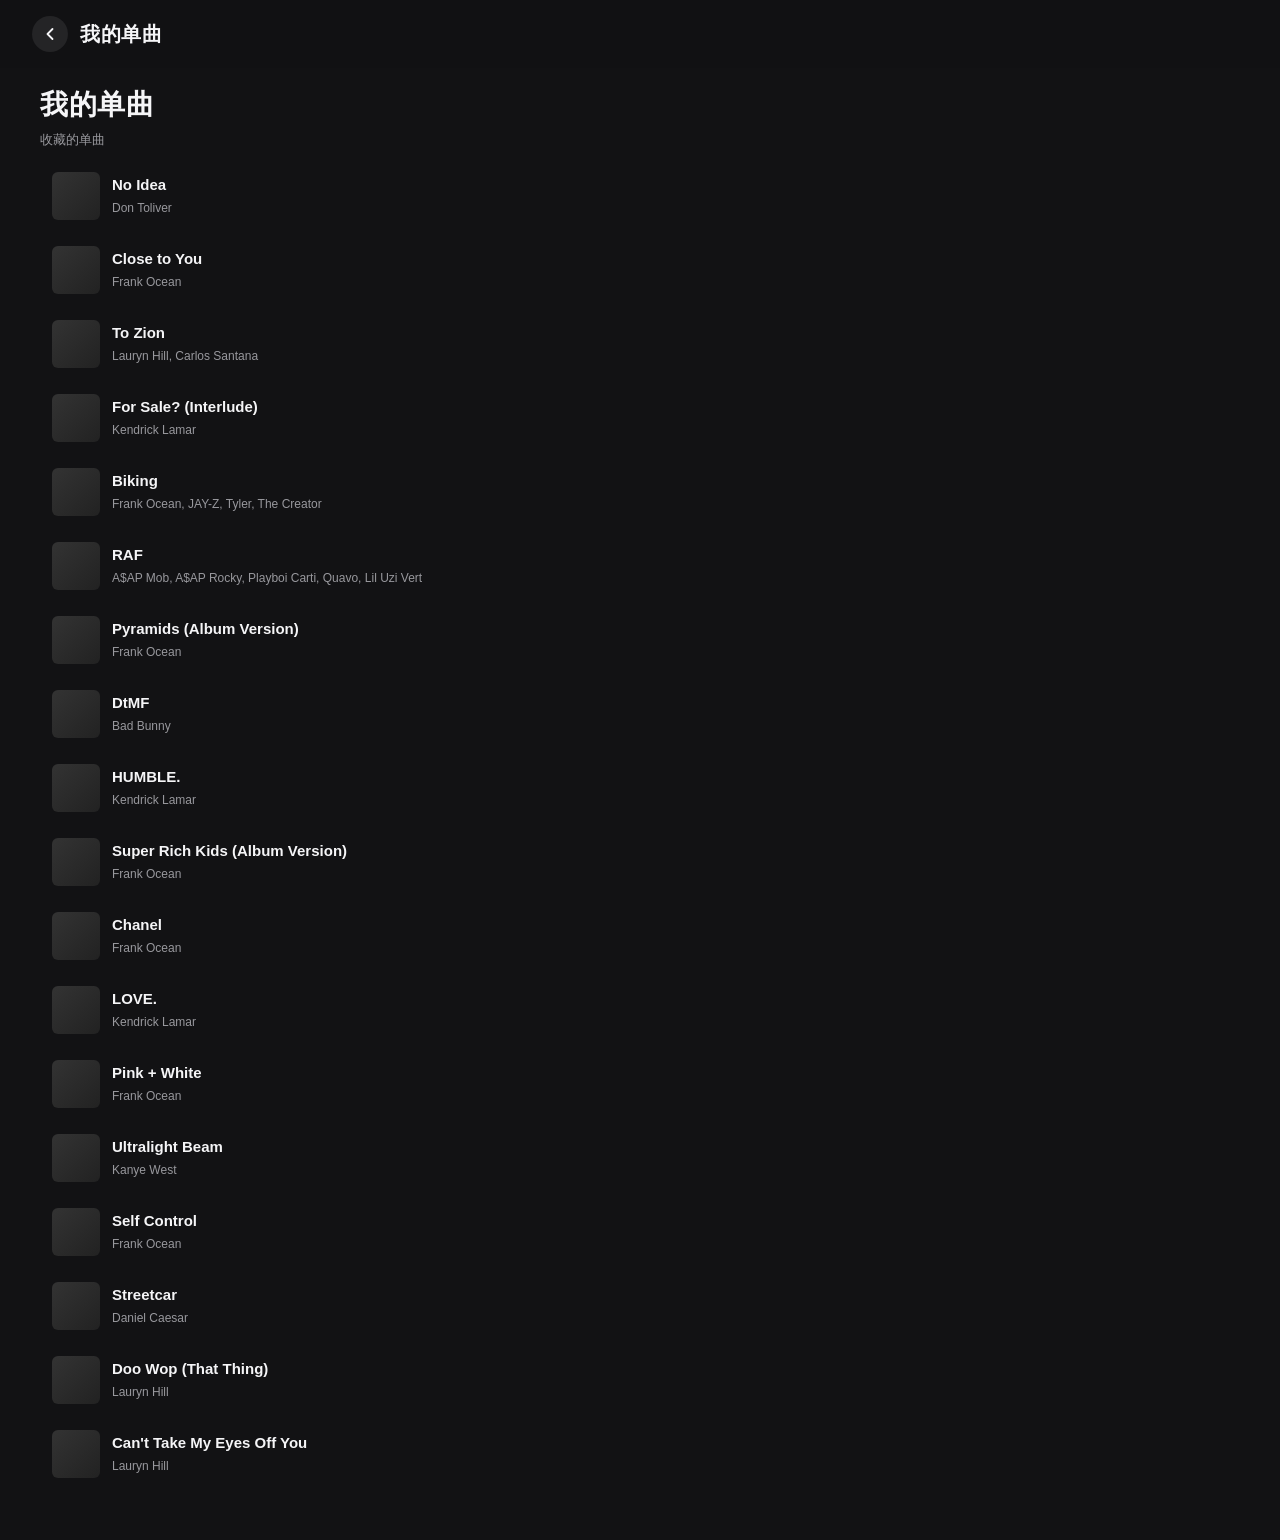
<file: music-singles.html>
<!DOCTYPE html>
<html lang="zh-CN">
<head>
<meta charset="UTF-8">
<meta name="theme-color" content="#121214">
<link rel="manifest" href="manifest.json">
<meta name="viewport" content="width=device-width, initial-scale=1.0, viewport-fit=cover">
<title>我的单曲 · 75.444</title>
<style>
:root {
  --bg: #121214;
  --bg-card: #1c1c1e;
  --bg-elevated: #242426;
  --text: #f5f5f7;
  --text-secondary: #98989d;
  --accent: #fc3c44;
  --accent-glow: rgba(252,60,68,0.25);
  --radius: 14px;
  --radius-sm: 10px;
}

* { margin:0; padding:0; box-sizing:border-box; }

body {
  background: var(--bg);
  color: var(--text);
  font-family: -apple-system, "PingFang SC", "Microsoft YaHei", sans-serif;
  line-height: 1.5;
  -webkit-font-smoothing: antialiased;
  padding-bottom: 32px;
  overflow-x: hidden;
  min-height: 100vh;
}

/* Banner Background */
.bg-banner {
  position: fixed;
  inset: 0;
  z-index: 0;
  background-size: cover;
  background-position: center;
  opacity: 0;
  transition: opacity 0.5s ease;
  pointer-events: none;
}
.bg-banner.active { opacity: 1; }
.bg-banner::after {
  content: '';
  position: absolute;
  inset: 0;
  background: rgba(18,18,20,0.82);
}

/* Content above banner */
.page-content {
  position: relative;
  z-index: 1;
}

::-webkit-scrollbar { width:6px; }
::-webkit-scrollbar-track { background:transparent; }
::-webkit-scrollbar-thumb { background:rgba(255,255,255,0.12); border-radius:3px; }

/* Back Button */
.back-bar {
  padding: 16px 20px;
  display: flex;
  align-items: center;
  gap: 12px;
  position: sticky;
  top: 0;
  background: rgba(18,18,20,0.88);
  backdrop-filter: blur(20px);
  -webkit-backdrop-filter: blur(20px);
  z-index: 100;
}
.back-btn {
  width: 36px; height: 36px;
  border-radius: 50%;
  background: var(--bg-elevated);
  border: none;
  display: flex;
  align-items: center;
  justify-content: center;
  cursor: pointer;
  color: var(--text);
  transition: background 0.2s;
}
.back-btn:hover { background: rgba(255,255,255,0.15); }
.back-btn svg { width: 20px; height: 20px; }
.back-title {
  font-size: 20px; font-weight: 700;
  letter-spacing: 0.5px;
}

/* Page Header */
.page-header {
  padding: 16px 24px 4px;
}
.page-header h2 {
  font-size: 28px; font-weight: 800;
  letter-spacing: 0.5px;
}
.page-header p {
  font-size: 13px; color: var(--text-secondary);
  margin-top: 4px;
}

/* Song List */
.song-list {
  padding: 8px 20px 20px;
  display: flex;
  flex-direction: column;
  gap: 6px;
}
.song-item {
  display: flex;
  align-items: center;
  gap: 12px;
  padding: 10px 12px;
  border-radius: var(--radius-sm);
  cursor: pointer;
  transition: background 0.2s;
  text-decoration: none;
  color: inherit;
}
.song-item:hover { background: var(--bg-card); }

.song-cover {
  width: 48px; height: 48px;
  border-radius: 6px;
  flex-shrink: 0;
  display: flex;
  align-items: center;
  justify-content: center;
  font-size: 20px;
  font-weight: 700;
  color: rgba(255,255,255,0.5);
}
.song-cover.g1 { background: linear-gradient(135deg, #e74c3c, #c0392b); }
.song-cover.g2 { background: linear-gradient(135deg, #8e44ad, #6c3483); }
.song-cover.g3 { background: linear-gradient(135deg, #2980b9, #1a5276); }
.song-cover.g4 { background: linear-gradient(135deg, #27ae60, #1e8449); }
.song-cover.g5 { background: linear-gradient(135deg, #f39c12, #d35400); }
.song-cover.g6 { background: linear-gradient(135deg, #1abc9c, #16a085); }
.song-cover.g7 { background: linear-gradient(135deg, #e91e63, #ad1457); }
.song-cover.g8 { background: linear-gradient(135deg, #3f51b5, #283593); }

.song-info { flex: 1; min-width: 0; }
.song-info .song-name {
  font-size: 15px; font-weight: 600;
  white-space: nowrap; overflow: hidden; text-overflow: ellipsis;
}
.song-info .song-artist {
  font-size: 12px; color: var(--text-secondary);
  margin-top: 2px;
}
.song-duration {
  font-size: 12px; color: var(--text-secondary);
  flex-shrink: 0;
}

/* Responsive */
@media (min-width: 600px) {
  .song-list { padding: 8px 40px 20px; }
  .page-header { padding: 16px 40px 4px; }
  .back-bar { padding: 16px 32px; }
}
</style>
<meta name="application-name" content="75.444">
<meta name="apple-mobile-web-app-title" content="75.444">
</head>
<body>

<!-- Banner Background -->
<div class="bg-banner" id="bgBanner"></div>

<div class="page-content">

<!-- Back Bar -->
<div class="back-bar">
  <button class="back-btn" onclick="location.href='index.html'">
    <svg viewBox="0 0 24 24" fill="none" stroke="currentColor" stroke-width="2.2" stroke-linecap="round" stroke-linejoin="round"><polyline points="15 18 9 12 15 6"/></svg>
  </button>
  <span class="back-title">我的单曲</span>
</div>

<!-- Page Header -->
<div class="page-header">
  <h2>我的单曲</h2>
  <p><!-- PLACEHOLDER: 替换为你的单曲描述，例如"收藏的单曲 · 共 N 首" -->收藏的单曲</p>
</div>

<!-- Song List -->
  <div class="song-list">
    <!-- Click song to open in NetEase Cloud Music -->
    <a class="song-item" href="https://music.163.com/#/song?id=1367786494" target="_blank">
      <div class="song-cover" style="background: url(https://p1.music.126.net/bVybeG4IJZH3FkXjeIoMgw==/109951164101294071.jpg) center/cover, linear-gradient(135deg, #333, #222);"></div>
      <div class="song-info">
        <div class="song-name">No Idea</div>
        <div class="song-artist">Don Toliver</div>
      </div>
    </a>
    <a class="song-item" href="https://music.163.com/#/song?id=426194893" target="_blank">
      <div class="song-cover" style="background: url(https://p1.music.126.net/6-TgBhtH2gK2rA2G582Fpg==/109951167817024864.jpg) center/cover, linear-gradient(135deg, #333, #222);"></div>
      <div class="song-info">
        <div class="song-name">Close to You</div>
        <div class="song-artist">Frank Ocean</div>
      </div>
    </a>
    <a class="song-item" href="https://music.163.com/#/song?id=2926296" target="_blank">
      <div class="song-cover" style="background: url(https://p1.music.126.net/Qe5HE4VZtr8XjiNP6OHGBg==/109951165983052356.jpg) center/cover, linear-gradient(135deg, #333, #222);"></div>
      <div class="song-info">
        <div class="song-name">To Zion</div>
        <div class="song-artist">Lauryn Hill, Carlos Santana</div>
      </div>
    </a>
    <a class="song-item" href="https://music.163.com/#/song?id=31010339" target="_blank">
      <div class="song-cover" style="background: url(https://p1.music.126.net/f59gwayE8deSjfi9i1G2vQ==/7848313999540641.jpg) center/cover, linear-gradient(135deg, #333, #222);"></div>
      <div class="song-info">
        <div class="song-name">For Sale? (Interlude)</div>
        <div class="song-artist">Kendrick Lamar</div>
      </div>
    </a>
    <a class="song-item" href="https://music.163.com/#/song?id=470736933" target="_blank">
      <div class="song-cover" style="background: url(https://p1.music.126.net/N-Rcy6i0UMWaoqB_nvUxbw==/19226060323366791.jpg) center/cover, linear-gradient(135deg, #333, #222);"></div>
      <div class="song-info">
        <div class="song-name">Biking</div>
        <div class="song-artist">Frank Ocean, JAY-Z, Tyler, The Creator</div>
      </div>
    </a>
    <a class="song-item" href="https://music.163.com/#/song?id=480097968" target="_blank">
      <div class="song-cover" style="background: url(https://p1.music.126.net/ViYdRO_dDw2kEW0G9zbmYw==/109951165981705479.jpg) center/cover, linear-gradient(135deg, #333, #222);"></div>
      <div class="song-info">
        <div class="song-name">RAF</div>
        <div class="song-artist">A$AP Mob, A$AP Rocky, Playboi Carti, Quavo, Lil Uzi Vert</div>
      </div>
    </a>
    <a class="song-item" href="https://music.163.com/#/song?id=17724534" target="_blank">
      <div class="song-cover" style="background: url(https://p1.music.126.net/D2PkpLIVPQhen22WKaFo9w==/109951170271192448.jpg) center/cover, linear-gradient(135deg, #333, #222);"></div>
      <div class="song-info">
        <div class="song-name">Pyramids (Album Version)</div>
        <div class="song-artist">Frank Ocean</div>
      </div>
    </a>
    <a class="song-item" href="https://music.163.com/#/song?id=2663295776" target="_blank">
      <div class="song-cover" style="background: url(https://p1.music.126.net/ez9UcG34HmAjmeRnmjqcVQ==/109951170352784296.jpg) center/cover, linear-gradient(135deg, #333, #222);"></div>
      <div class="song-info">
        <div class="song-name">DtMF</div>
        <div class="song-artist">Bad Bunny</div>
      </div>
    </a>
    <a class="song-item" href="https://music.163.com/#/song?id=472045054" target="_blank">
      <div class="song-cover" style="background: url(https://p2.music.126.net/U4CJPNLQOz_ZFXW4eCBUUQ==/109951170258095019.jpg) center/cover, linear-gradient(135deg, #333, #222);"></div>
      <div class="song-info">
        <div class="song-name">HUMBLE.</div>
        <div class="song-artist">Kendrick Lamar</div>
      </div>
    </a>
    <a class="song-item" href="https://music.163.com/#/song?id=17724531" target="_blank">
      <div class="song-cover" style="background: url(https://p2.music.126.net/D2PkpLIVPQhen22WKaFo9w==/109951170271192448.jpg) center/cover, linear-gradient(135deg, #333, #222);"></div>
      <div class="song-info">
        <div class="song-name">Super Rich Kids (Album Version)</div>
        <div class="song-artist">Frank Ocean</div>
      </div>
    </a>
    <a class="song-item" href="https://music.163.com/#/song?id=464509002" target="_blank">
      <div class="song-cover" style="background: url(https://p2.music.126.net/MphXGWSX6CXitvp2Vt_LNg==/18872017579169123.jpg) center/cover, linear-gradient(135deg, #333, #222);"></div>
      <div class="song-info">
        <div class="song-name">Chanel</div>
        <div class="song-artist">Frank Ocean</div>
      </div>
    </a>
    <a class="song-item" href="https://music.163.com/#/song?id=472045056" target="_blank">
      <div class="song-cover" style="background: url(https://p2.music.126.net/U4CJPNLQOz_ZFXW4eCBUUQ==/109951170258095019.jpg) center/cover, linear-gradient(135deg, #333, #222);"></div>
      <div class="song-info">
        <div class="song-name">LOVE.</div>
        <div class="song-artist">Kendrick Lamar</div>
      </div>
    </a>
    <a class="song-item" href="https://music.163.com/#/song?id=426194883" target="_blank">
      <div class="song-cover" style="background: url(https://p1.music.126.net/6-TgBhtH2gK2rA2G582Fpg==/109951167817024864.jpg) center/cover, linear-gradient(135deg, #333, #222);"></div>
      <div class="song-info">
        <div class="song-name">Pink + White</div>
        <div class="song-artist">Frank Ocean</div>
      </div>
    </a>
    <a class="song-item" href="https://music.163.com/#/song?id=409736431" target="_blank">
      <div class="song-cover" style="background: url(https://p1.music.126.net/MyVCeQH4HMftVRFNgCVdMA==/109951167086398533.jpg) center/cover, linear-gradient(135deg, #333, #222);"></div>
      <div class="song-info">
        <div class="song-name">Ultralight Beam</div>
        <div class="song-artist">Kanye West</div>
      </div>
    </a>
    <a class="song-item" href="https://music.163.com/#/song?id=426194887" target="_blank">
      <div class="song-cover" style="background: url(https://p1.music.126.net/6-TgBhtH2gK2rA2G582Fpg==/109951167817024864.jpg) center/cover, linear-gradient(135deg, #333, #222);"></div>
      <div class="song-info">
        <div class="song-name">Self Control</div>
        <div class="song-artist">Frank Ocean</div>
      </div>
    </a>
    <a class="song-item" href="https://music.163.com/#/song?id=36961585" target="_blank">
      <div class="song-cover" style="background: url(https://p1.music.126.net/9V5R3jOhUMJo0x7Bhle77g==/109951172209403531.jpg) center/cover, linear-gradient(135deg, #333, #222);"></div>
      <div class="song-info">
        <div class="song-name">Streetcar</div>
        <div class="song-artist">Daniel Caesar</div>
      </div>
    </a>
    <a class="song-item" href="https://music.163.com/#/song?id=2926297" target="_blank">
      <div class="song-cover" style="background: url(https://p1.music.126.net/Qe5HE4VZtr8XjiNP6OHGBg==/109951165983052356.jpg) center/cover, linear-gradient(135deg, #333, #222);"></div>
      <div class="song-info">
        <div class="song-name">Doo Wop (That Thing)</div>
        <div class="song-artist">Lauryn Hill</div>
      </div>
    </a>
    <a class="song-item" href="https://music.163.com/#/song?id=2926323" target="_blank">
      <div class="song-cover" style="background: url(https://p1.music.126.net/Qe5HE4VZtr8XjiNP6OHGBg==/109951165983052356.jpg) center/cover, linear-gradient(135deg, #333, #222);"></div>
      <div class="song-info">
        <div class="song-name">Can't Take My Eyes Off You</div>
        <div class="song-artist">Lauryn Hill</div>
      </div>
    </a>
  </div>

</div>

<script>
const banner = document.getElementById('bgBanner');
const items = document.querySelectorAll('.song-item');
let activeCover = '';
let ticking = false;

items.forEach(item => {
  const cover = item.querySelector('.song-cover');
  const bgUrl = cover.style.background.match(/url\(([^)]+)\)/);
  if (bgUrl) {
    item.setAttribute('data-cover', bgUrl[1]);
  }

  item.addEventListener('mouseenter', () => {
    const url = item.getAttribute('data-cover');
    if (url) {
      activeCover = url;
      banner.style.backgroundImage = `url(${url})`;
      banner.classList.add('active');
    }
  });

  item.addEventListener('mouseleave', () => {
    activeCover = '';
    banner.classList.remove('active');
    banner.style.backgroundPosition = 'center';
  });
});

document.addEventListener('mousemove', e => {
  if (!activeCover) return;
  if (!ticking) {
    requestAnimationFrame(() => {
      const x = (e.clientX / window.innerWidth - 0.5) * 30;
      const y = (e.clientY / window.innerHeight - 0.5) * 20;
      banner.style.backgroundPosition = `calc(50% + ${x}px) calc(50% + ${y}px)`;
      ticking = false;
    });
    ticking = true;
  }
});
</script>
</html>
</file>
<file: cloud.css>
:root{color-scheme:dark;--bg:#121214;--card:#1c1c1e;--accent:#fc3c44;--muted:#a0a0a8}*{box-sizing:border-box}body{margin:0;background:var(--bg);color:#f5f5f7;font:15px/1.65 -apple-system,'PingFang SC','Microsoft YaHei',sans-serif}main{max-width:680px;margin:auto;padding:24px 20px 80px}header{display:flex;align-items:center;gap:20px;margin-bottom:28px}a{color:var(--accent)}h1{font-size:28px;margin:0}label{display:block;margin:16px 0}input,textarea{display:block;width:100%;padding:12px;margin-top:6px;border:1px solid #444;border-radius:10px;background:var(--card);color:inherit;font:inherit}textarea{resize:vertical;min-height:100px}button{padding:10px 16px;border:1px solid #555;border-radius:12px;background:var(--card);color:inherit;font:inherit;cursor:pointer}button.primary,button[aria-pressed=true]{background:var(--accent);border-color:var(--accent);color:white}button:disabled{opacity:.5;cursor:wait}.actions,nav{display:flex;gap:10px;flex-wrap:wrap;margin:16px 0}.post-box{padding:20px;background:var(--card);border-radius:16px;margin:18px 0}.content{white-space:pre-wrap;overflow-wrap:anywhere}.post-img{display:block;max-width:100%;max-height:400px;border-radius:12px;margin:16px 0}small,.hint{color:var(--muted)}#status,#msg{white-space:pre-wrap;overflow-wrap:anywhere}#avatarPreview{width:80px;height:80px;object-fit:cover;border-radius:50%}[hidden]{display:none!important}:focus-visible{outline:2px solid var(--accent);outline-offset:3px}form form{margin-top:15px}
</file>
